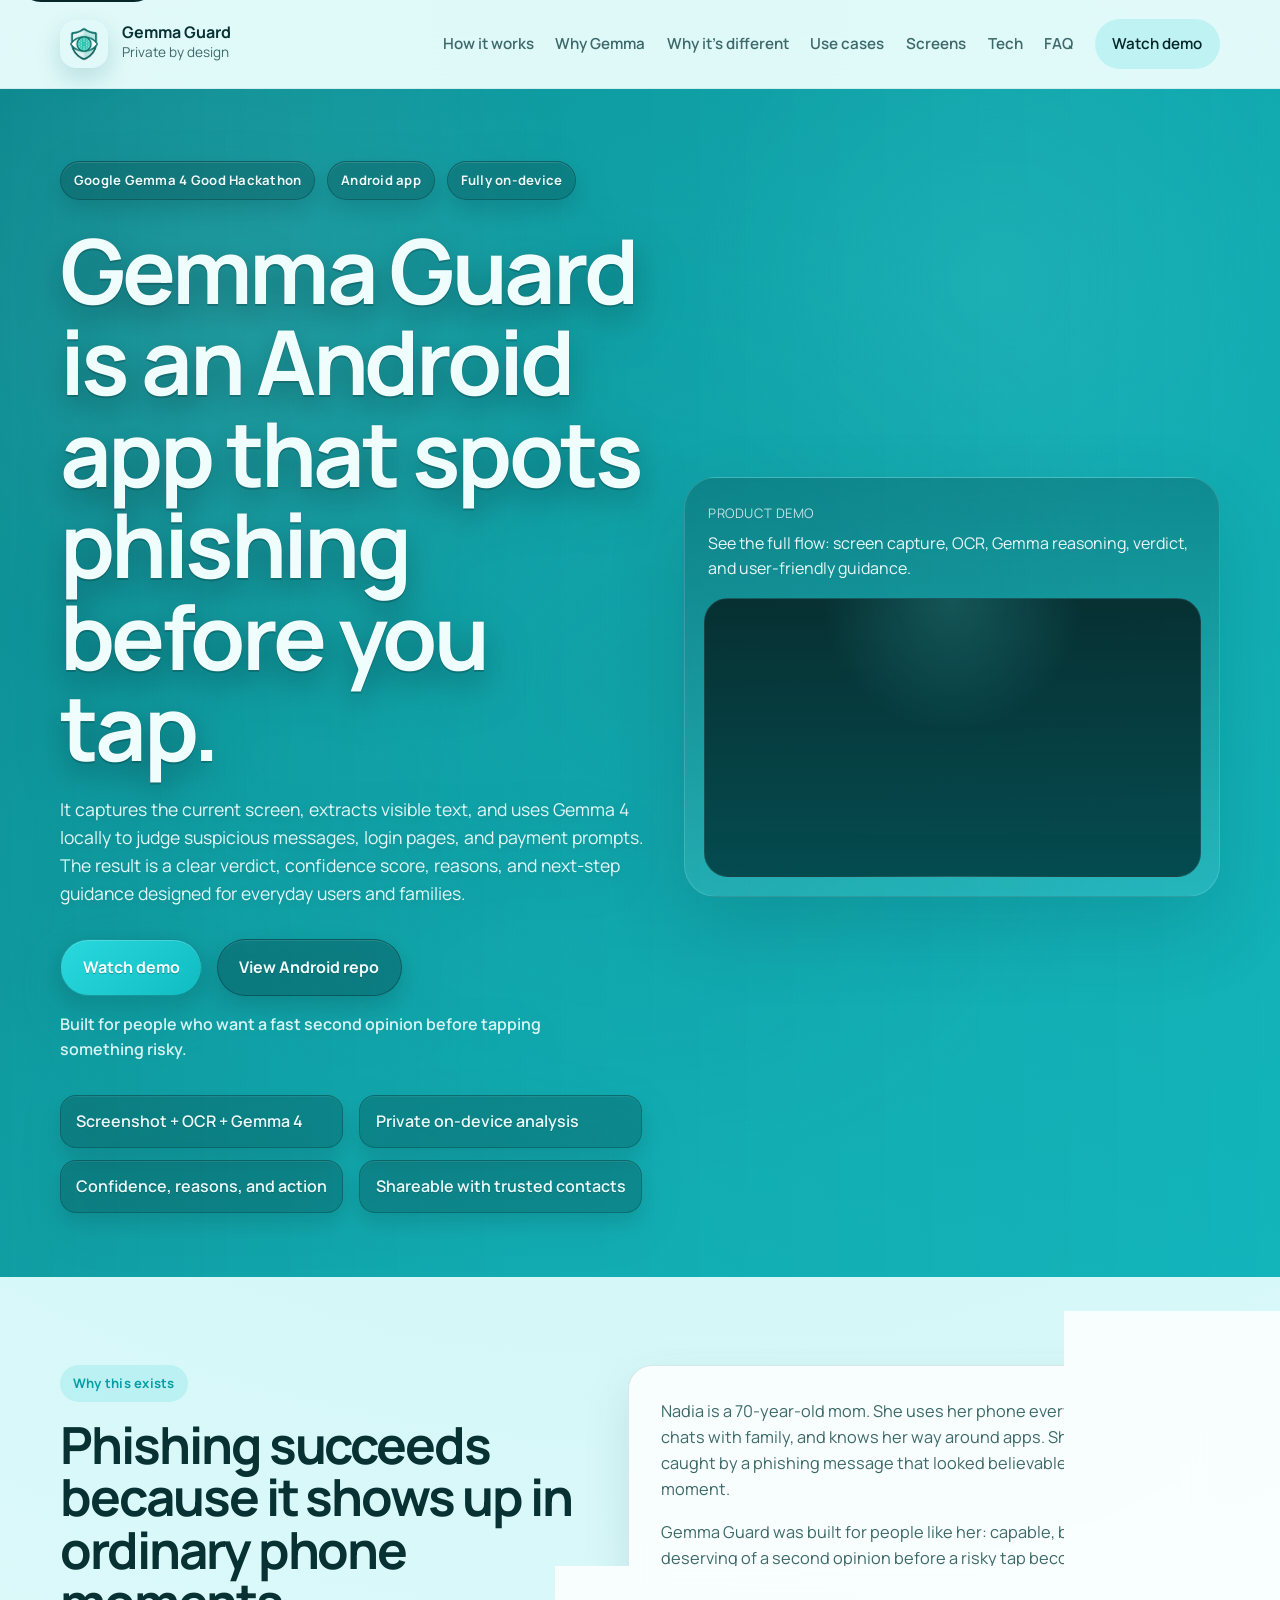
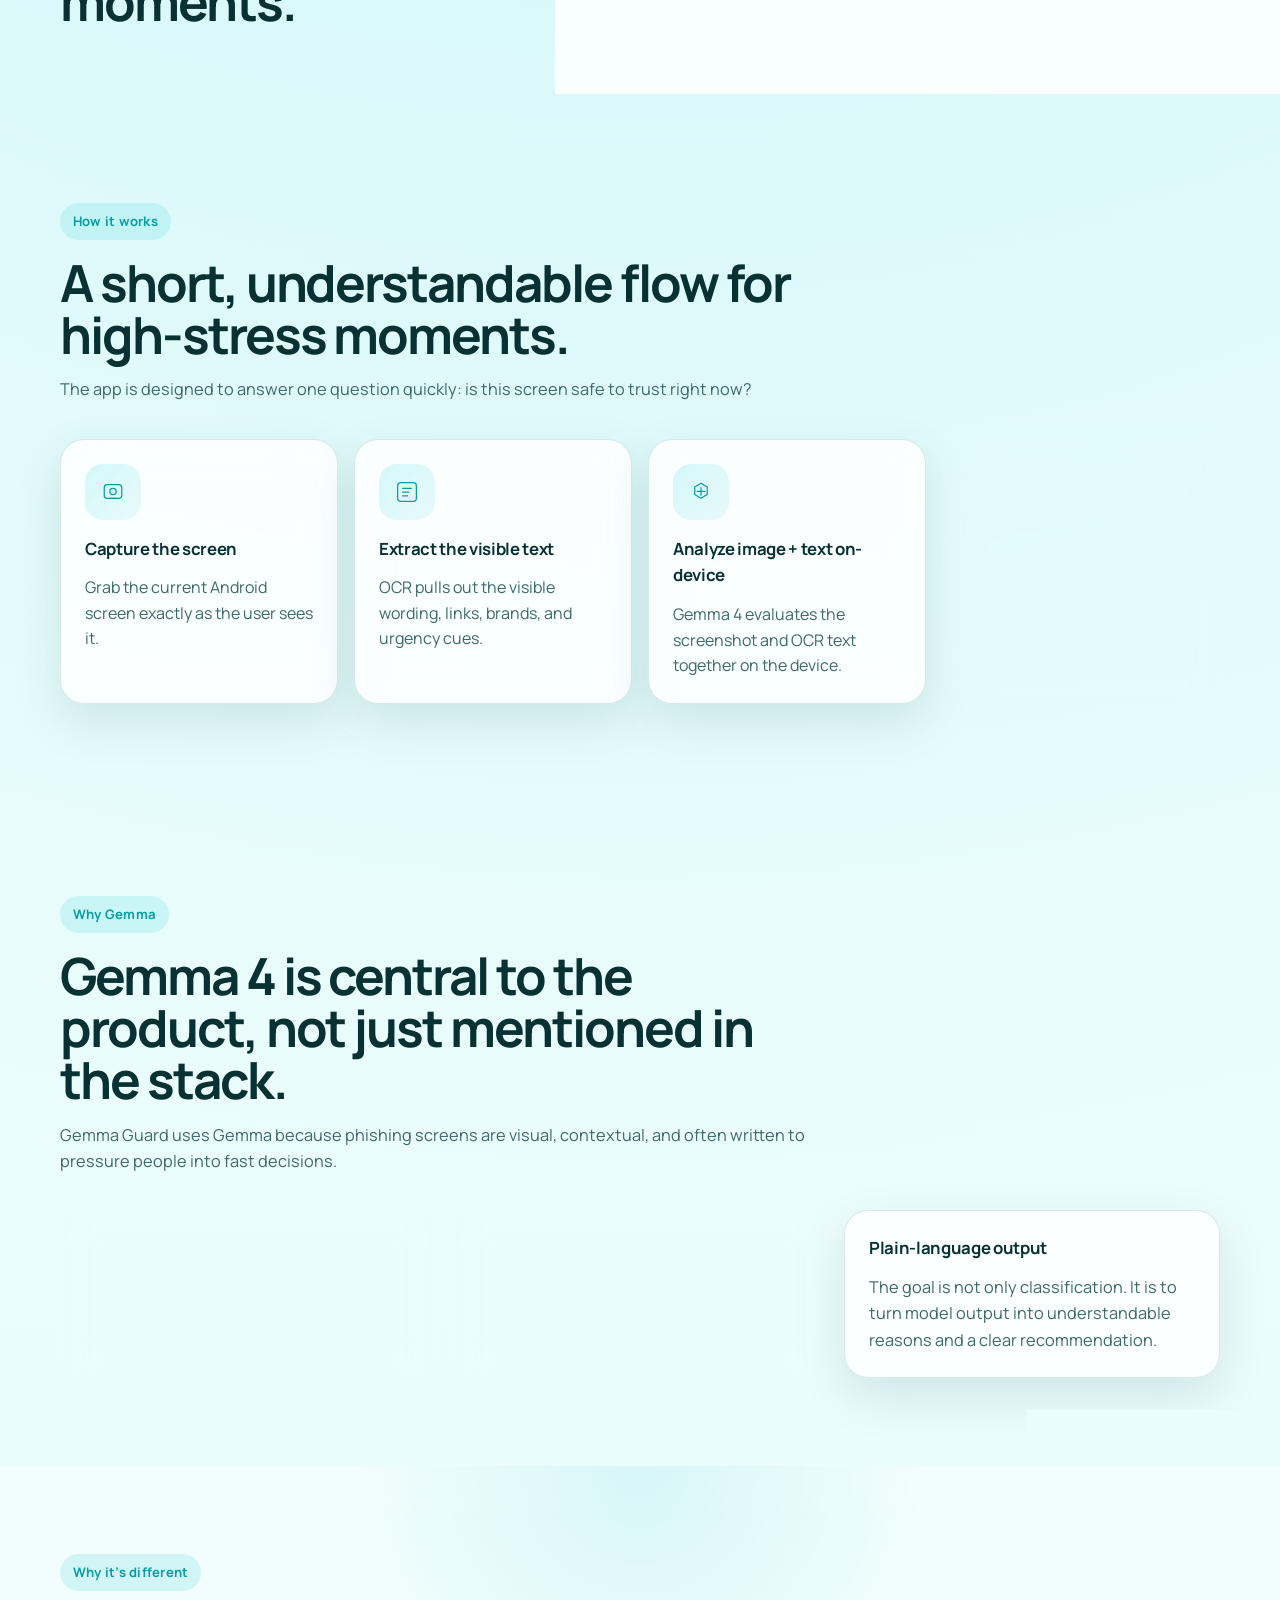
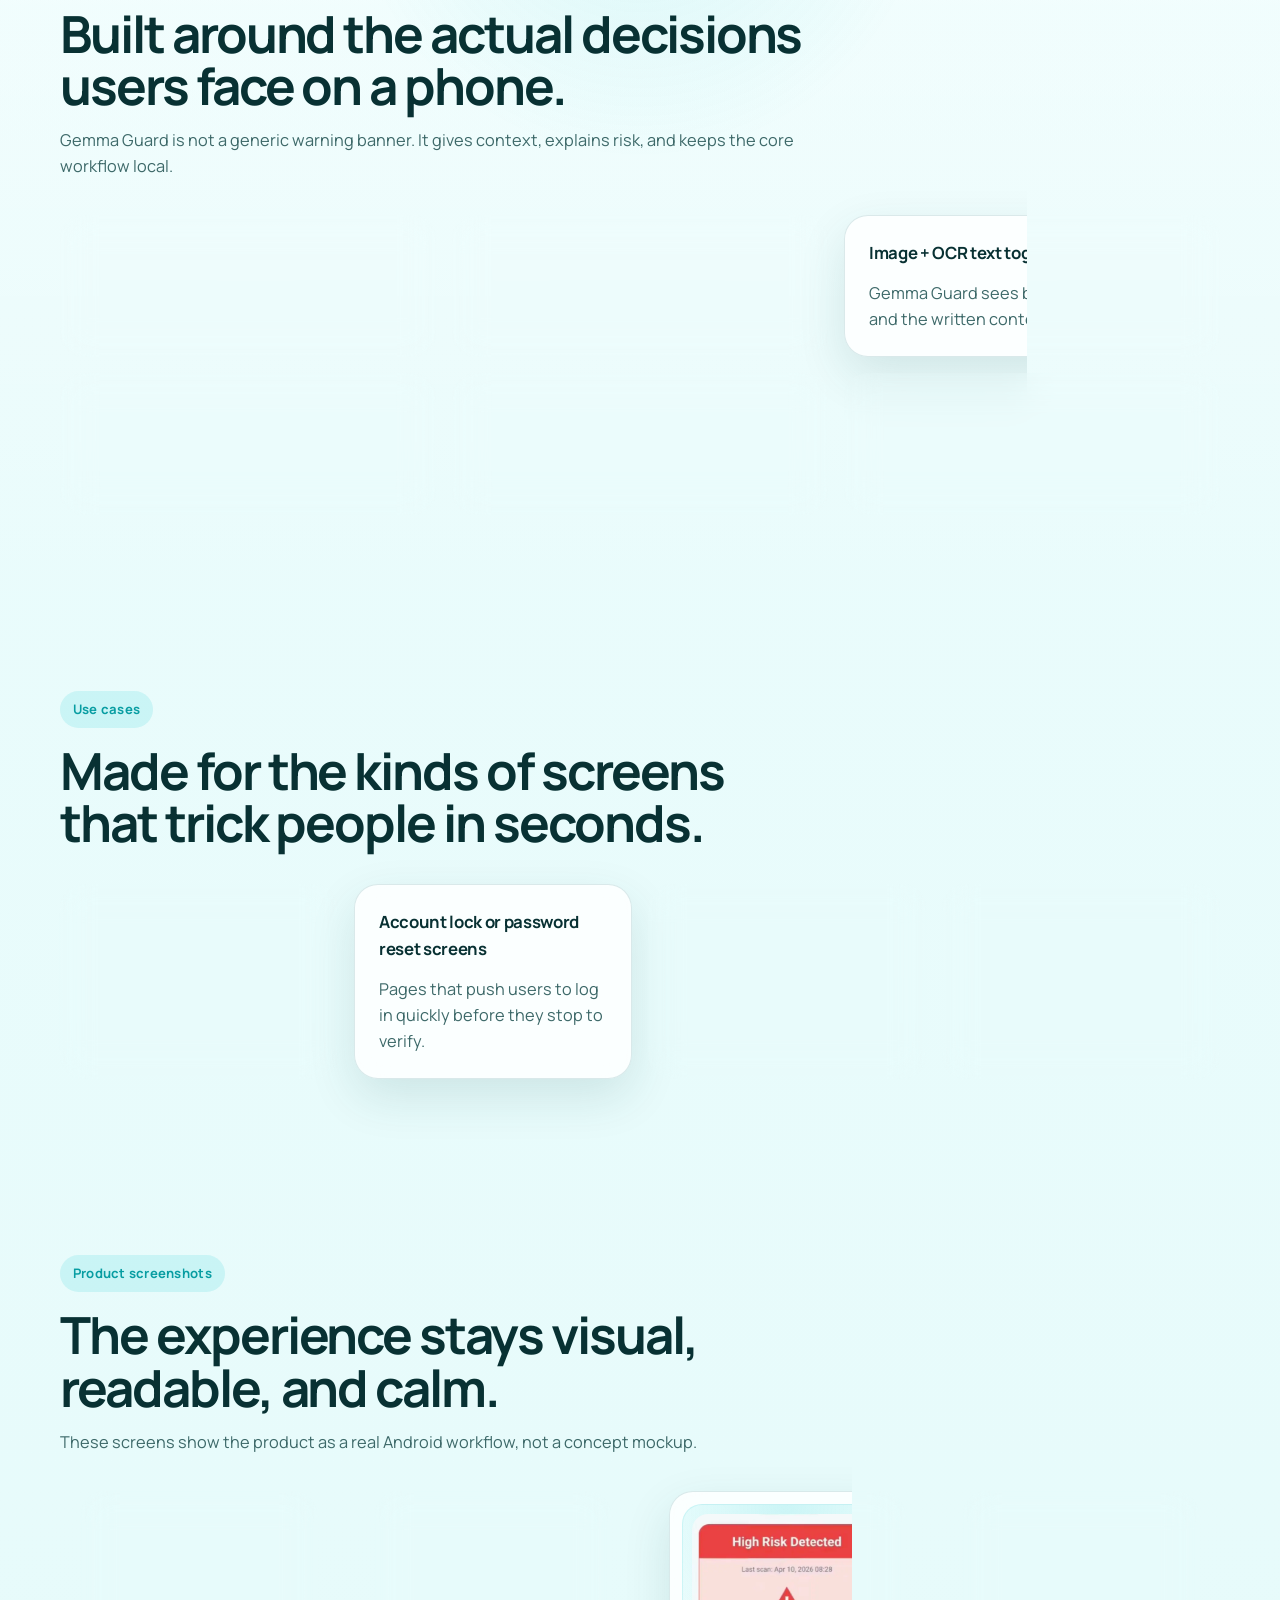
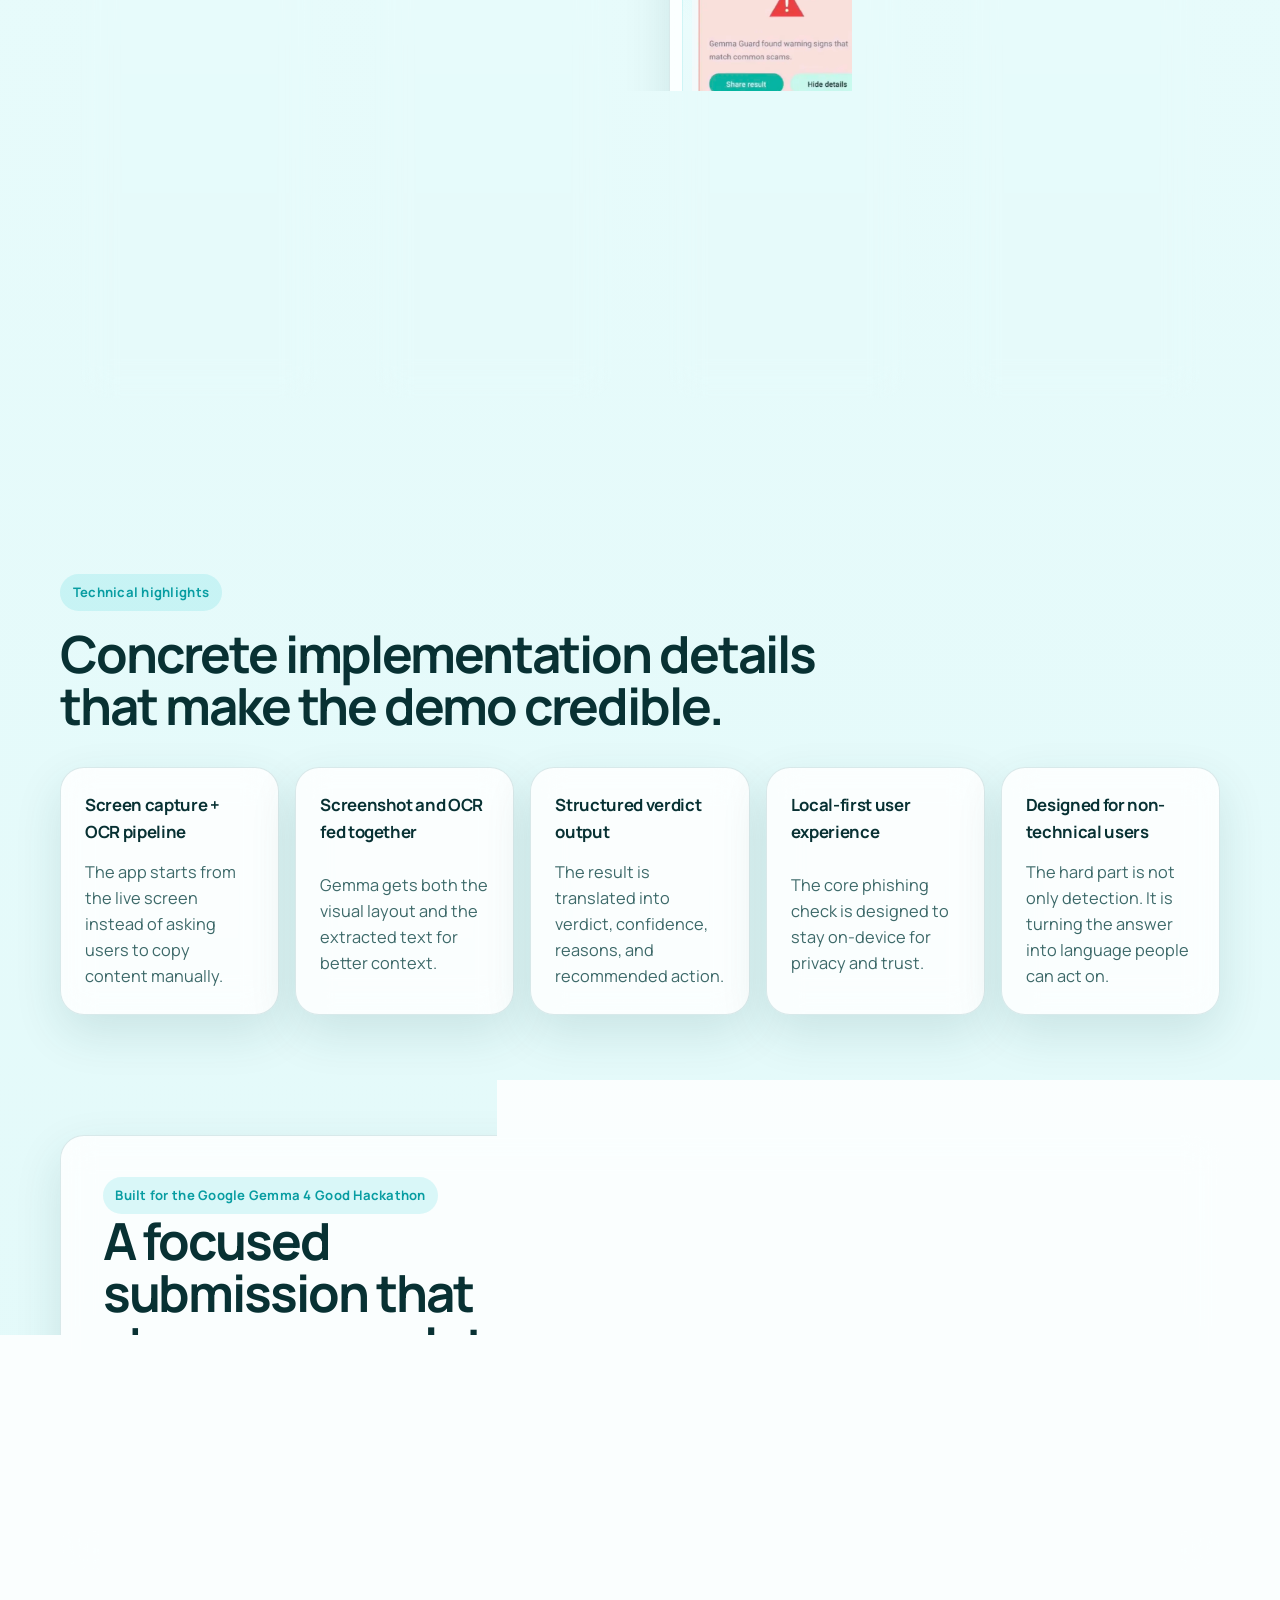
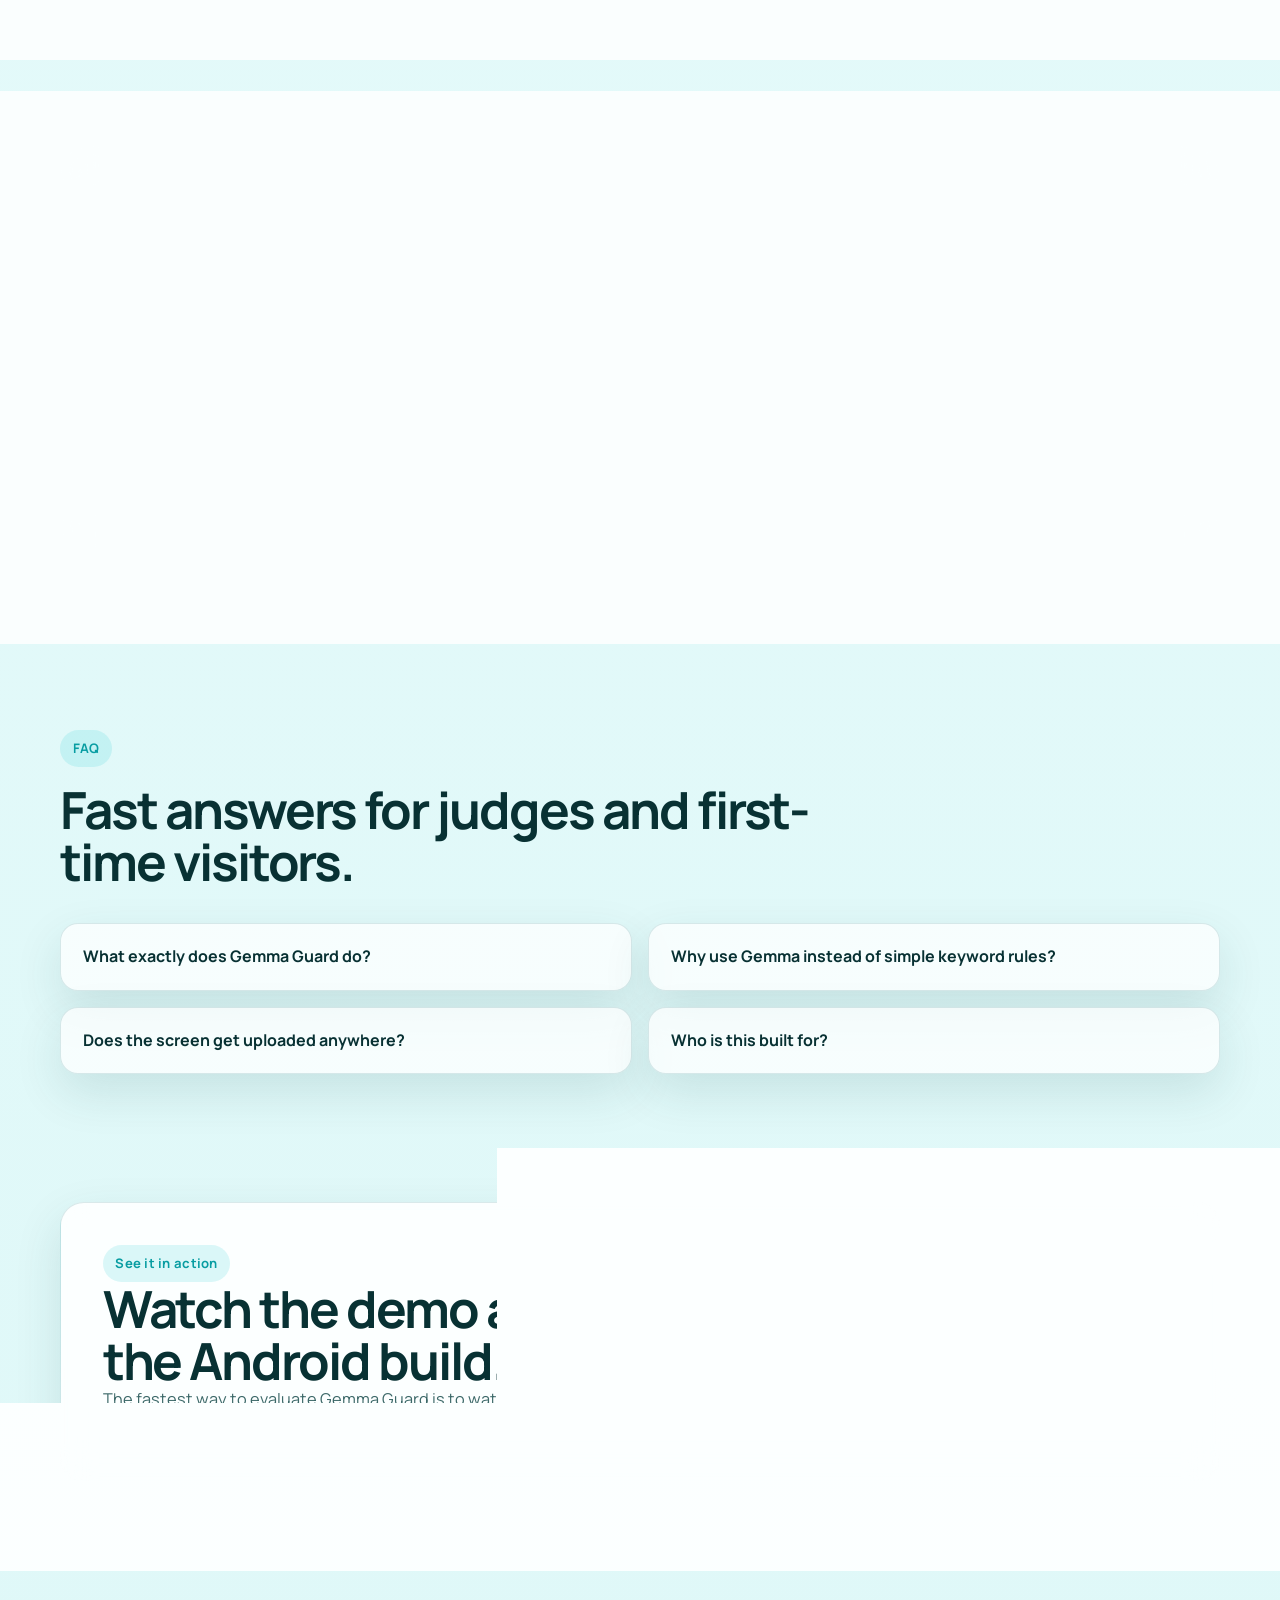
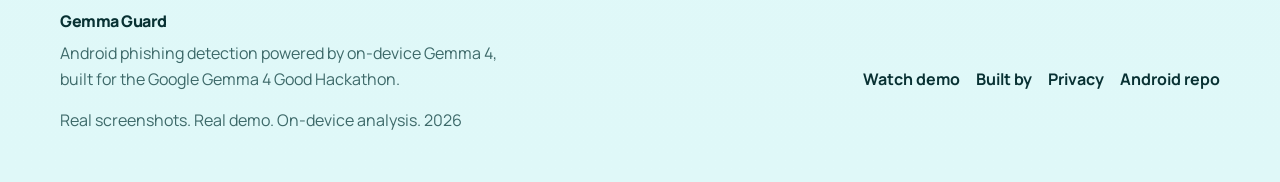
<file: index.html>
<!DOCTYPE html>
<html lang="en">
  <head>
    <!-- Google tag (gtag.js) -->
    <script async src="https://www.googletagmanager.com/gtag/js?id=G-VLH4DMEYZT"></script>
    <script>
      window.dataLayer = window.dataLayer || [];
      function gtag(){dataLayer.push(arguments);}
      gtag('js', new Date());

      gtag('config', 'G-VLH4DMEYZT');
    </script>

    <meta charset="utf-8" />
    <meta name="viewport" content="width=device-width, initial-scale=1" />
    <title>Gemma Guard — Android phishing detection with on-device Gemma 4</title>
    <meta
      name="description"
      content="Gemma Guard is an Android app that captures the current screen, runs OCR, and uses Gemma 4 on-device to spot phishing before users tap. Private by design, explainable, and built for the Google Gemma 4 Good Hackathon."
    />
    <meta name="theme-color" content="#0b6768" />
    <meta name="robots" content="index,follow" />
    <link rel="canonical" href="https://gemmaguard.org/" />

    <meta property="og:type" content="website" />
    <meta property="og:site_name" content="Gemma Guard" />
    <meta property="og:title" content="Gemma Guard — Android phishing detection with on-device Gemma 4" />
    <meta
      property="og:description"
      content="An Android phishing-defense app that uses Gemma 4 locally on the device to analyze the current screen, explain risk, and recommend the safest next step."
    />
    <meta property="og:image" content="https://gemmaguard.org/assets/og-image.jpg" />
    <meta property="og:image:alt" content="Gemma Guard Android phishing detection demo preview" />
    <meta property="og:url" content="https://gemmaguard.org/" />

    <meta name="twitter:card" content="summary_large_image" />
    <meta name="twitter:title" content="Gemma Guard — Android phishing detection with on-device Gemma 4" />
    <meta
      name="twitter:description"
      content="Gemma Guard captures the current screen, runs OCR, and uses Gemma 4 locally to flag phishing attempts before users tap."
    />
    <meta name="twitter:image" content="https://gemmaguard.org/assets/og-image.jpg" />
    <meta name="twitter:image:alt" content="Gemma Guard Android phishing detection demo preview" />

    <link rel="icon" href="assets/favicon-gemma.ico" sizes="any" />
    <link rel="preload" as="image" href="assets/gemma-guard-logo-removebg.png" />
    <link rel="preconnect" href="https://fonts.googleapis.com" />
    <link rel="preconnect" href="https://fonts.gstatic.com" crossorigin />
    <link
      href="https://fonts.googleapis.com/css2?family=Manrope:wght@400;500;600;700;800&amp;display=swap"
      rel="stylesheet"
    />
    <link rel="stylesheet" href="styles.css" />
  </head>
  <body>
    <a class="skip-link" href="#main">Skip to content</a>

    <header class="site-header" id="top">
      <div class="container header-inner">
        <a class="brand" href="#top" aria-label="Gemma Guard home">
          <img
            class="brand-mark"
            src="assets/gemma-guard-logo-removebg.png"
            alt="Gemma Guard logo"
            width="48"
            height="48"
          />
          <span class="brand-text">
            <strong>Gemma Guard</strong>
            <span>Private by design</span>
          </span>
        </a>

        <button
          class="menu-toggle"
          type="button"
          aria-expanded="false"
          aria-controls="site-nav"
          aria-label="Open navigation menu"
          data-menu-toggle
        >
          <span></span>
          <span></span>
        </button>

        <nav class="site-nav" id="site-nav" aria-label="Primary navigation" data-site-nav>
          <a href="#how-it-works">How it works</a>
          <a href="#why-gemma">Why Gemma</a>
          <a href="#difference">Why it’s different</a>
          <a href="#use-cases">Use cases</a>
          <a href="#screenshots">Screens</a>
          <a href="#features">Tech</a>
          <a href="#faq">FAQ</a>
          <a class="nav-link-cta" href="#demo">Watch demo</a>
        </nav>
      </div>
    </header>

    <main id="main">
      <section class="hero-section">
        <div class="hero-backdrop" aria-hidden="true"></div>
        <div class="container hero-grid">
          <div class="hero-copy">
            <div class="eyebrow-row">
              <span class="eyebrow-badge">Google Gemma 4 Good Hackathon</span>
              <span class="eyebrow-badge">Android app</span>
              <span class="eyebrow-badge">Fully on-device</span>
            </div>

            <h1>Gemma Guard is an Android app that spots phishing before you tap.</h1>
            <p class="hero-subheadline">
              It captures the current screen, extracts visible text, and uses Gemma 4
              locally to judge suspicious messages, login pages, and payment prompts. The
              result is a clear verdict, confidence score, reasons, and next-step guidance
              designed for everyday users and families.
            </p>

            <div class="hero-actions">
              <a class="button button-primary" href="#demo">Watch demo</a>
              <a
                class="button button-secondary"
                href="https://github.com/GemmaGuard/gemma-guard-android"
                target="_blank"
                rel="noopener noreferrer"
              >
                View Android repo
              </a>
            </div>
            <p class="hero-note">
              Built for people who want a fast second opinion before tapping something risky.
            </p>

            <ul class="proof-points" aria-label="Key product points">
              <li>Screenshot + OCR + Gemma 4</li>
              <li>Private on-device analysis</li>
              <li>Confidence, reasons, and action</li>
              <li>Shareable with trusted contacts</li>
            </ul>
          </div>

          <div class="hero-media" id="demo">
            <div class="video-shell">
              <div class="video-meta">
                <p class="video-label">Product demo</p>
                <p class="video-caption">
                  See the full flow: screen capture, OCR, Gemma reasoning, verdict, and
                  user-friendly guidance.
                </p>
              </div>

              <div class="video-frame">
                <iframe
                  src="https://www.youtube-nocookie.com/embed/i7s5aJ-T4ZY?rel=0&amp;modestbranding=1"
                  title="Gemma Guard YouTube demo"
                  loading="lazy"
                  allow="accelerometer; autoplay; clipboard-write; encrypted-media; gyroscope; picture-in-picture; web-share"
                  allowfullscreen
                  referrerpolicy="strict-origin-when-cross-origin"
                ></iframe>
              </div>
            </div>
          </div>
        </div>
      </section>

      <section class="story-section section-pad" id="story">
        <div class="container two-column">
          <div class="section-heading">
            <span class="section-label">Why this exists</span>
            <h2>Phishing succeeds because it shows up in ordinary phone moments.</h2>
          </div>
          <div class="story-card">
            <p>
              Nadia is a 70-year-old mom. She uses her phone every day, pays bills, chats
              with family, and knows her way around apps. She still got caught by a
              phishing message that looked believable enough in the moment.
            </p>
            <p>
              Gemma Guard was built for people like her: capable, busy, and deserving of
              a second opinion before a risky tap becomes a real loss.
            </p>
          </div>
        </div>
      </section>

      <section class="section-pad" id="how-it-works">
        <div class="container">
          <div class="section-heading section-heading-wide">
            <span class="section-label">How it works</span>
            <h2>A short, understandable flow for high-stress moments.</h2>
            <p>
              The app is designed to answer one question quickly: is this screen safe to
              trust right now?
            </p>
          </div>

          <ol class="steps-grid">
            <li class="step-card">
              <div class="step-icon" aria-hidden="true">
                <svg viewBox="0 0 48 48" role="presentation">
                  <rect x="10" y="12" width="28" height="22" rx="5"></rect>
                  <circle cx="24" cy="23" r="5"></circle>
                  <path d="M19 34h10"></path>
                </svg>
              </div>
              <h3>Capture the screen</h3>
              <p>Grab the current Android screen exactly as the user sees it.</p>
            </li>
            <li class="step-card">
              <div class="step-icon" aria-hidden="true">
                <svg viewBox="0 0 48 48" role="presentation">
                  <rect x="9" y="9" width="30" height="30" rx="5"></rect>
                  <path d="M17 18h14M17 24h10M17 30h8"></path>
                </svg>
              </div>
              <h3>Extract the visible text</h3>
              <p>OCR pulls out the visible wording, links, brands, and urgency cues.</p>
            </li>
            <li class="step-card">
              <div class="step-icon" aria-hidden="true">
                <svg viewBox="0 0 48 48" role="presentation">
                  <path d="M24 10l10 6v12l-10 6-10-6V16z"></path>
                  <path d="M18 23h12M24 17v12"></path>
                </svg>
              </div>
              <h3>Analyze image + text on-device</h3>
              <p>Gemma 4 evaluates the screenshot and OCR text together on the device.</p>
            </li>
            <li class="step-card">
              <div class="step-icon" aria-hidden="true">
                <svg viewBox="0 0 48 48" role="presentation">
                  <path d="M24 8l14 7v9c0 8-6 13-14 16-8-3-14-8-14-16v-9z"></path>
                  <path d="M18 24l4 4 8-8"></path>
                </svg>
              </div>
              <h3>Get a clear verdict</h3>
              <p>Show verdict, confidence, reasons, and the safest next action to take.</p>
            </li>
          </ol>
        </div>
      </section>

      <section class="section-pad" id="why-gemma">
        <div class="container">
          <div class="section-heading section-heading-wide">
            <span class="section-label">Why Gemma</span>
            <h2>Gemma 4 is central to the product, not just mentioned in the stack.</h2>
            <p>
              Gemma Guard uses Gemma because phishing screens are visual, contextual, and
              often written to pressure people into fast decisions.
            </p>
          </div>

          <div class="why-grid">
            <article class="feature-card feature-card-emphasis">
              <h3>Multimodal fit</h3>
              <p>
                The app needs a model that can reason over both the screenshot and the
                extracted text, not just one or the other.
              </p>
            </article>
            <article class="feature-card">
              <h3>Edge-friendly deployment</h3>
              <p>
                Gemma 4 is a strong fit for local-first Android experiences where privacy,
                latency, and offline behavior matter.
              </p>
            </article>
            <article class="feature-card">
              <h3>Plain-language output</h3>
              <p>
                The goal is not only classification. It is to turn model output into
                understandable reasons and a clear recommendation.
              </p>
            </article>
          </div>
        </div>
      </section>

      <section class="section-pad difference-section" id="difference">
        <div class="container">
          <div class="section-heading section-heading-wide">
            <span class="section-label">Why it’s different</span>
            <h2>Built around the actual decisions users face on a phone.</h2>
            <p>
              Gemma Guard is not a generic warning banner. It gives context, explains risk,
              and keeps the core workflow local.
            </p>
          </div>

          <div class="difference-grid">
            <article class="feature-card feature-card-emphasis">
              <h3>Works fully on-device</h3>
              <p>
                Screenshot analysis, OCR review, and reasoning happen locally with Gemma 4.
              </p>
            </article>
            <article class="feature-card">
              <h3>No cloud. No data leaves the phone.</h3>
              <p>Private messages and sensitive screens stay where they belong.</p>
            </article>
            <article class="feature-card">
              <h3>Image + OCR text together</h3>
              <p>Gemma Guard sees both the visual design and the written content.</p>
            </article>
            <article class="feature-card">
              <h3>Confidence score and reasons</h3>
              <p>Users get more than a warning. They get context they can understand.</p>
            </article>
            <article class="feature-card">
              <h3>Built for non-technical users</h3>
              <p>Short guidance, clear language, and simple next-step recommendations.</p>
            </article>
            <article class="feature-card">
              <h3>Share results with trusted contacts</h3>
              <p>Bring family into the loop when an extra opinion matters most.</p>
            </article>
          </div>
        </div>
      </section>

      <section class="section-pad" id="use-cases">
        <div class="container">
          <div class="section-heading section-heading-wide">
            <span class="section-label">Use cases</span>
            <h2>Made for the kinds of screens that trick people in seconds.</h2>
          </div>

          <div class="use-cases-grid">
            <article class="highlight-card">
              <h3>Fake banking or payment prompts</h3>
              <p>Urgent money requests, payment confirmations, and bank warnings.</p>
            </article>
            <article class="highlight-card">
              <h3>Account lock or password reset screens</h3>
              <p>Pages that push users to log in quickly before they stop to verify.</p>
            </article>
            <article class="highlight-card">
              <h3>Delivery, refund, or package scams</h3>
              <p>Everyday messages that look harmless enough to tap without thinking.</p>
            </article>
            <article class="highlight-card">
              <h3>Family safety check-ins</h3>
              <p>Results can be shared with a trusted contact when a second opinion helps.</p>
            </article>
          </div>
        </div>
      </section>

      <section class="section-pad" id="screenshots">
        <div class="container">
          <div class="section-heading section-heading-wide">
            <span class="section-label">Product screenshots</span>
            <h2>The experience stays visual, readable, and calm.</h2>
            <p>These screens show the product as a real Android workflow, not a concept mockup.</p>
          </div>

          <div class="gallery-strip" data-gallery-strip>
            <div class="gallery-grid" data-gallery>
              <figure class="shot-card">
                <div class="shot-frame">
                  <img
                    src="assets/screenshots/main-screen.webp"
                    alt="Gemma Guard main screen"
                    loading="lazy"
                  />
                </div>
                <figcaption>Main screen</figcaption>
              </figure>
              <figure class="shot-card">
                <div class="shot-frame shot-frame-warning">
                  <img
                    src="assets/screenshots/warning-result.webp"
                    alt="Gemma Guard warning result"
                    loading="lazy"
                  />
                </div>
                <figcaption>Warning result</figcaption>
              </figure>
              <figure class="shot-card">
                <div class="shot-frame">
                  <img
                    src="assets/screenshots/details-screen.webp"
                    alt="Gemma Guard details screen"
                    loading="lazy"
                  />
                </div>
                <figcaption>Details screen</figcaption>
              </figure>
              <figure class="shot-card">
                <div class="shot-frame">
                  <img
                    src="assets/screenshots/share-preview.webp"
                    alt="Gemma Guard share preview"
                    loading="lazy"
                  />
                </div>
                <figcaption>Share preview</figcaption>
              </figure>
            </div>
          </div>
        </div>
      </section>

      <section class="section-pad highlights-section" id="features">
        <div class="container">
          <div class="section-heading section-heading-wide">
            <span class="section-label">Technical highlights</span>
            <h2>Concrete implementation details that make the demo credible.</h2>
          </div>

          <div class="highlights-grid">
            <article class="highlight-card">
              <h3>Screen capture + OCR pipeline</h3>
              <p>The app starts from the live screen instead of asking users to copy content manually.</p>
            </article>
            <article class="highlight-card">
              <h3>Screenshot and OCR fed together</h3>
              <p>Gemma gets both the visual layout and the extracted text for better context.</p>
            </article>
            <article class="highlight-card">
              <h3>Structured verdict output</h3>
              <p>The result is translated into verdict, confidence, reasons, and recommended action.</p>
            </article>
            <article class="highlight-card">
              <h3>Local-first user experience</h3>
              <p>The core phishing check is designed to stay on-device for privacy and trust.</p>
            </article>
            <article class="highlight-card">
              <h3>Designed for non-technical users</h3>
              <p>The hard part is not only detection. It is turning the answer into language people can act on.</p>
            </article>
          </div>
        </div>
      </section>

      <section class="section-pad hackathon-section" id="hackathon">
        <div class="container secondary-panel">
          <div>
            <span class="section-label">Built for the Google Gemma 4 Good Hackathon</span>
            <h2>A focused submission that shows a complete product loop, not just a model demo.</h2>
          </div>
          <div class="hackathon-copy">
            <p>
              Gemma Guard was built for the Google Gemma 4 Good Hackathon as a
              privacy-first Android app that shows how Gemma can be used in a real mobile
              safety workflow: capture a risky screen, reason locally, explain the result,
              and help the user act safely.
            </p>
            <ul class="hackathon-points">
              <li>Solves a real consumer phishing problem with a clear audience.</li>
              <li>Uses Gemma 4 in a visible, product-critical way.</li>
              <li>Connects model output to a simple Android UX for everyday users.</li>
            </ul>
            <a class="button button-secondary" target="_blank" rel="noopener noreferrer" data-kaggle-link>
              Read Kaggle write-up
            </a>
          </div>
        </div>
      </section>

      <section class="section-pad team-section" id="team">
        <div class="container secondary-panel">
          <div>
            <span class="section-label">Built by</span>
            <h2>Two builders, one specific person in mind.</h2>
          </div>
          <div class="hackathon-copy">
            <p>
              Gemma Guard was built by Milana Kerbel and Pavel Kerbel for the
              Google Gemma 4 Good Hackathon. The mom at the top of this page is
              not a composite persona — she is Milana’s mother. She was scammed
              by a phishing message last year, and this is the app she should
              have had on her phone that day.
            </p>
            <ul class="hackathon-points">
              <li>
                <a href="https://www.linkedin.com/in/milana-kerbel-a8aba520/" target="_blank" rel="noopener noreferrer">
                  Milana Kerbel
                </a>
              </li>
              <li>
                <a href="https://www.linkedin.com/in/kerbelp/" target="_blank" rel="noopener noreferrer">
                  Pavel Kerbel
                </a>
              </li>
            </ul>
            <p class="team-contact">
              Contact: <a href="mailto:hello@gemmaguard.org">hello@gemmaguard.org</a>
            </p>
          </div>
        </div>
      </section>

      <section class="section-pad faq-section" id="faq">
        <div class="container">
          <div class="section-heading section-heading-wide">
            <span class="section-label">FAQ</span>
            <h2>Fast answers for judges and first-time visitors.</h2>
          </div>

          <div class="faq-grid">
            <details class="faq-item">
              <summary>What exactly does Gemma Guard do?</summary>
              <p>
                It captures the current Android screen, extracts visible text with OCR, and
                uses Gemma 4 locally to determine whether the content looks like phishing.
              </p>
            </details>
            <details class="faq-item">
              <summary>Why use Gemma instead of simple keyword rules?</summary>
              <p>
                Phishing is often about context and visual deception. Gemma helps the app
                reason over the layout, wording, and overall screen together.
              </p>
            </details>
            <details class="faq-item">
              <summary>Does the screen get uploaded anywhere?</summary>
              <p>
                The core experience is designed to run on-device, so private messages and
                sensitive screens do not need to leave the phone for analysis.
              </p>
            </details>
            <details class="faq-item">
              <summary>Who is this built for?</summary>
              <p>
                Everyday Android users, including older adults and families, who want a
                quick second opinion before tapping a suspicious screen.
              </p>
            </details>
          </div>
        </div>
      </section>

      <section class="section-pad final-cta-section">
        <div class="container final-cta-card">
          <div>
            <span class="section-label">See it in action</span>
            <h2>Watch the demo and inspect the Android build.</h2>
            <p>
              The fastest way to evaluate Gemma Guard is to watch the product flow, then
              look at the Android implementation behind it.
            </p>
          </div>
          <div class="final-cta-actions">
            <a class="button button-primary" href="#demo">Watch demo</a>
            <a
              class="button button-secondary"
              href="https://github.com/GemmaGuard/gemma-guard-android"
              target="_blank"
              rel="noopener noreferrer"
            >
              View Android repo
            </a>
          </div>
        </div>
      </section>
    </main>

    <footer class="site-footer">
      <div class="container footer-inner">
        <div>
          <p class="footer-brand">Gemma Guard</p>
          <p class="footer-copy">
            Android phishing detection powered by on-device Gemma 4, built for the Google
            Gemma 4 Good Hackathon.
          </p>
        </div>
        <div class="footer-links">
          <a href="#demo">Watch demo</a>
          <a href="#team">Built by</a>
          <a href="/privacy.html">Privacy</a>
          <a href="https://github.com/GemmaGuard/gemma-guard-android" target="_blank" rel="noopener noreferrer">
            Android repo
          </a>
          <a target="_blank" rel="noopener noreferrer" data-kaggle-link>
            Kaggle write-up
          </a>
        </div>
        <p class="footer-note">
          Real screenshots. Real demo. On-device analysis. <span id="current-year"></span>
        </p>
      </div>
    </footer>

    <script src="script.js"></script>
  </body>
</html>
</file>
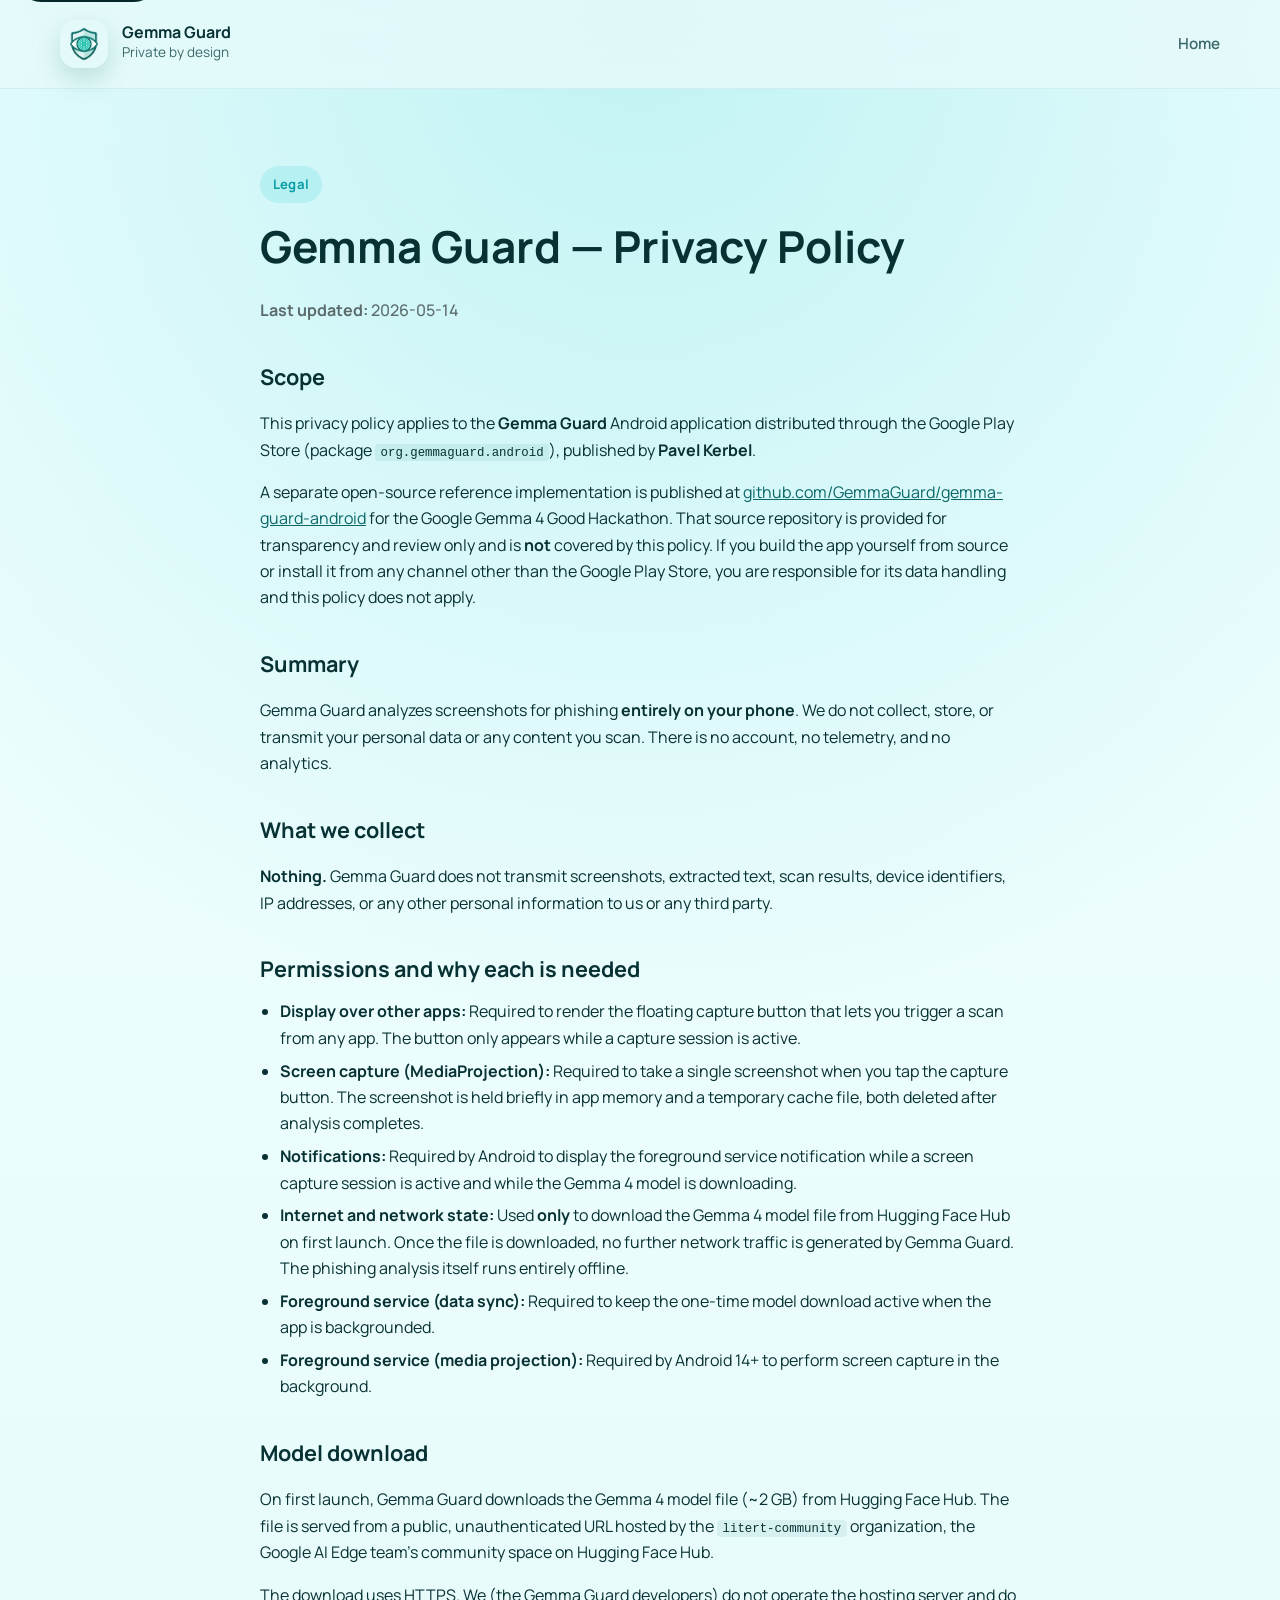
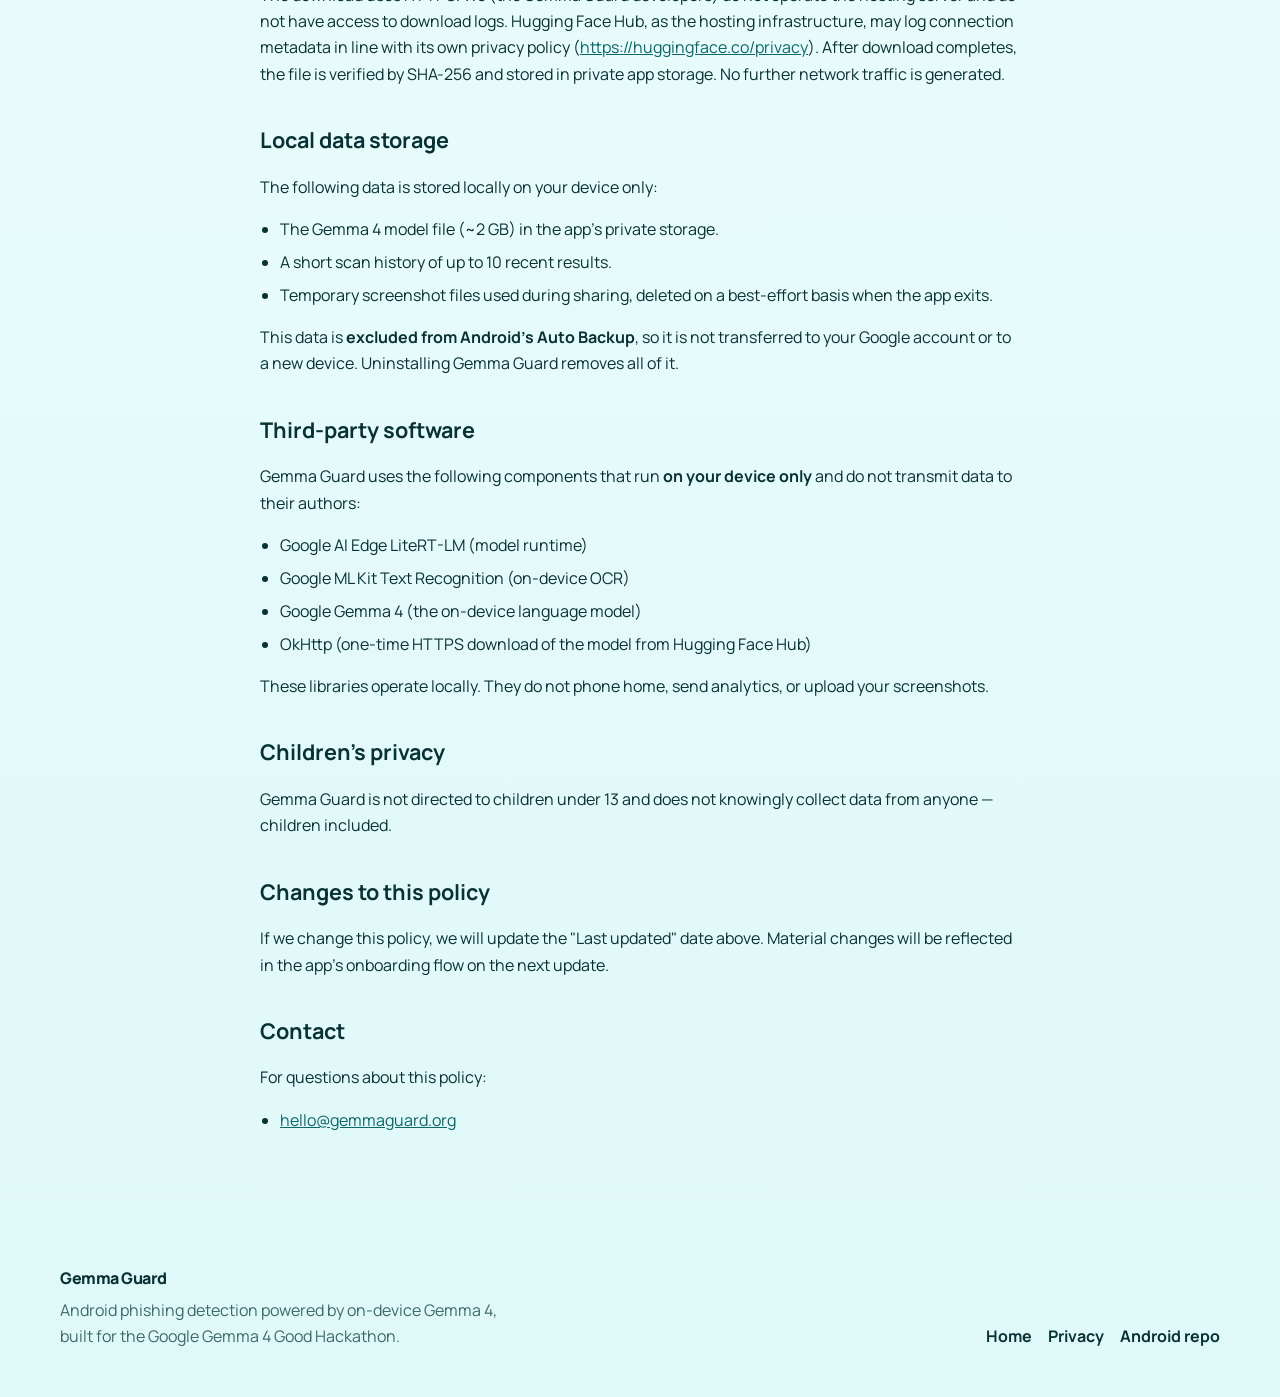
<file: privacy.html>
<!DOCTYPE html>
<html lang="en">
  <head>
    <!-- Google tag (gtag.js) -->
    <script async src="https://www.googletagmanager.com/gtag/js?id=G-VLH4DMEYZT"></script>
    <script>
      window.dataLayer = window.dataLayer || [];
      function gtag(){dataLayer.push(arguments);}
      gtag('js', new Date());

      gtag('config', 'G-VLH4DMEYZT');
    </script>

    <meta charset="utf-8" />
    <meta name="viewport" content="width=device-width, initial-scale=1" />
    <title>Privacy Policy — Gemma Guard</title>
    <meta
      name="description"
      content="Gemma Guard privacy policy. The app analyzes screenshots for phishing entirely on your phone. No accounts, no telemetry, no analytics."
    />
    <meta name="theme-color" content="#0b6768" />
    <meta name="robots" content="index,follow" />
    <link rel="canonical" href="https://gemmaguard.org/privacy.html" />

    <meta property="og:type" content="article" />
    <meta property="og:site_name" content="Gemma Guard" />
    <meta property="og:title" content="Privacy Policy — Gemma Guard" />
    <meta
      property="og:description"
      content="Gemma Guard analyzes screenshots for phishing entirely on your phone. No data collection, no telemetry."
    />
    <meta property="og:url" content="https://gemmaguard.org/privacy.html" />

    <link rel="icon" href="assets/favicon-gemma.ico" sizes="any" />
    <link rel="preconnect" href="https://fonts.googleapis.com" />
    <link rel="preconnect" href="https://fonts.gstatic.com" crossorigin />
    <link
      href="https://fonts.googleapis.com/css2?family=Manrope:wght@400;500;600;700;800&amp;display=swap"
      rel="stylesheet"
    />
    <link rel="stylesheet" href="styles.css" />
    <style>
      .legal-page {
        padding: clamp(3rem, 6vw, 5rem) 0;
      }
      .legal-page .container {
        max-width: 760px;
      }
      .legal-page h1 {
        font-size: clamp(2rem, 4vw, 2.75rem);
        margin: 0.5rem 0 1rem;
      }
      .legal-page .updated {
        color: var(--muted, #5b6b6b);
        font-weight: 500;
        margin-bottom: 2rem;
      }
      .legal-page h2 {
        margin-top: 2.25rem;
        margin-bottom: 0.75rem;
        font-size: 1.35rem;
      }
      .legal-page p,
      .legal-page li {
        line-height: 1.65;
        color: var(--text, #1a2a2a);
      }
      .legal-page ul {
        padding-left: 1.25rem;
        margin: 0.5rem 0 1rem;
      }
      .legal-page li + li {
        margin-top: 0.4rem;
      }
      .legal-page a {
        color: var(--brand, #0b6768);
      }
      .legal-page code {
        background: rgba(11, 103, 104, 0.08);
        padding: 0.1rem 0.35rem;
        border-radius: 4px;
        font-size: 0.95em;
      }
    </style>
  </head>
  <body>
    <a class="skip-link" href="#main">Skip to content</a>

    <header class="site-header" id="top">
      <div class="container header-inner">
        <a class="brand" href="/" aria-label="Gemma Guard home">
          <img
            class="brand-mark"
            src="assets/gemma-guard-logo-removebg.png"
            alt="Gemma Guard logo"
            width="48"
            height="48"
          />
          <span class="brand-text">
            <strong>Gemma Guard</strong>
            <span>Private by design</span>
          </span>
        </a>
        <nav class="site-nav" aria-label="Primary navigation">
          <a href="/">Home</a>
        </nav>
      </div>
    </header>

    <main id="main" class="legal-page">
      <div class="container">
        <span class="section-label">Legal</span>
        <h1>Gemma Guard — Privacy Policy</h1>
        <p class="updated"><strong>Last updated:</strong> 2026-05-14</p>

        <h2>Scope</h2>
        <p>
          This privacy policy applies to the <strong>Gemma Guard</strong>
          Android application distributed through the Google Play Store
          (package <code>org.gemmaguard.android</code>), published by
          <strong>Pavel Kerbel</strong>.
        </p>
        <p>
          A separate open-source reference implementation is published at
          <a href="https://github.com/GemmaGuard/gemma-guard-android" target="_blank" rel="noopener noreferrer">github.com/GemmaGuard/gemma-guard-android</a>
          for the Google Gemma 4 Good Hackathon. That source repository is
          provided for transparency and review only and is <strong>not</strong>
          covered by this policy. If you build the app yourself from source or
          install it from any channel other than the Google Play Store, you
          are responsible for its data handling and this policy does not
          apply.
        </p>

        <h2>Summary</h2>
        <p>
          Gemma Guard analyzes screenshots for phishing
          <strong>entirely on your phone</strong>. We do not collect, store, or
          transmit your personal data or any content you scan. There is no
          account, no telemetry, and no analytics.
        </p>

        <h2>What we collect</h2>
        <p>
          <strong>Nothing.</strong> Gemma Guard does not transmit screenshots,
          extracted text, scan results, device identifiers, IP addresses, or
          any other personal information to us or any third party.
        </p>

        <h2>Permissions and why each is needed</h2>
        <ul>
          <li>
            <strong>Display over other apps:</strong> Required to render the
            floating capture button that lets you trigger a scan from any app.
            The button only appears while a capture session is active.
          </li>
          <li>
            <strong>Screen capture (MediaProjection):</strong> Required to take
            a single screenshot when you tap the capture button. The screenshot
            is held briefly in app memory and a temporary cache file, both
            deleted after analysis completes.
          </li>
          <li>
            <strong>Notifications:</strong> Required by Android to display the
            foreground service notification while a screen capture session is
            active and while the Gemma 4 model is downloading.
          </li>
          <li>
            <strong>Internet and network state:</strong> Used <strong>only</strong>
            to download the Gemma 4 model file from Hugging Face Hub on first
            launch. Once the file is downloaded, no further network traffic is
            generated by Gemma Guard. The phishing analysis itself runs
            entirely offline.
          </li>
          <li>
            <strong>Foreground service (data sync):</strong> Required to keep
            the one-time model download active when the app is backgrounded.
          </li>
          <li>
            <strong>Foreground service (media projection):</strong> Required by
            Android 14+ to perform screen capture in the background.
          </li>
        </ul>

        <h2>Model download</h2>
        <p>
          On first launch, Gemma Guard downloads the Gemma 4 model file (~2 GB)
          from Hugging Face Hub. The file is served from a public,
          unauthenticated URL hosted by the <code>litert-community</code>
          organization, the Google AI Edge team's community space on Hugging
          Face Hub.
        </p>
        <p>
          The download uses HTTPS. We (the Gemma Guard developers) do not
          operate the hosting server and do not have access to download logs.
          Hugging Face Hub, as the hosting infrastructure, may log connection
          metadata in line with its own privacy policy
          (<a href="https://huggingface.co/privacy" target="_blank" rel="noopener noreferrer">https://huggingface.co/privacy</a>).
          After download completes, the file is verified by SHA-256 and stored
          in private app storage. No further network traffic is generated.
        </p>

        <h2>Local data storage</h2>
        <p>The following data is stored locally on your device only:</p>
        <ul>
          <li>The Gemma 4 model file (~2 GB) in the app's private storage.</li>
          <li>A short scan history of up to 10 recent results.</li>
          <li>
            Temporary screenshot files used during sharing, deleted on a
            best-effort basis when the app exits.
          </li>
        </ul>
        <p>
          This data is <strong>excluded from Android's Auto Backup</strong>, so
          it is not transferred to your Google account or to a new device.
          Uninstalling Gemma Guard removes all of it.
        </p>

        <h2>Third-party software</h2>
        <p>
          Gemma Guard uses the following components that run
          <strong>on your device only</strong> and do not transmit data to
          their authors:
        </p>
        <ul>
          <li>Google AI Edge LiteRT-LM (model runtime)</li>
          <li>Google ML Kit Text Recognition (on-device OCR)</li>
          <li>Google Gemma 4 (the on-device language model)</li>
          <li>OkHttp (one-time HTTPS download of the model from Hugging Face Hub)</li>
        </ul>
        <p>
          These libraries operate locally. They do not phone home, send
          analytics, or upload your screenshots.
        </p>

        <h2>Children's privacy</h2>
        <p>
          Gemma Guard is not directed to children under 13 and does not
          knowingly collect data from anyone — children included.
        </p>

        <h2>Changes to this policy</h2>
        <p>
          If we change this policy, we will update the "Last updated" date
          above. Material changes will be reflected in the app's onboarding
          flow on the next update.
        </p>

        <h2>Contact</h2>
        <p>For questions about this policy:</p>
        <ul>
          <li><a href="mailto:hello@gemmaguard.org">hello@gemmaguard.org</a></li>
        </ul>
      </div>
    </main>

    <footer class="site-footer">
      <div class="container footer-inner">
        <div>
          <p class="footer-brand">Gemma Guard</p>
          <p class="footer-copy">
            Android phishing detection powered by on-device Gemma 4, built for the Google
            Gemma 4 Good Hackathon.
          </p>
        </div>
        <div class="footer-links">
          <a href="/">Home</a>
          <a href="/privacy.html">Privacy</a>
          <a href="https://github.com/GemmaGuard/gemma-guard-android" target="_blank" rel="noopener noreferrer">
            Android repo
          </a>
        </div>
      </div>
    </footer>
  </body>
</html>
</file>
<file: styles.css>
:root {
  --bg: #dff8f8;
  --bg-strong: #052729;
  --surface: rgba(255, 255, 255, 0.82);
  --surface-strong: #ffffff;
  --surface-dark: rgba(6, 43, 44, 0.76);
  --border: rgba(8, 102, 104, 0.14);
  --border-strong: rgba(16, 186, 189, 0.28);
  --text: #083133;
  --text-soft: #3d6969;
  --text-inverse: #effdfd;
  --primary: #12c7cd;
  --primary-strong: #089da2;
  --primary-soft: rgba(18, 199, 205, 0.14);
  --danger: #d34e4e;
  --danger-soft: rgba(211, 78, 78, 0.12);
  --shadow-lg: 0 32px 80px rgba(5, 52, 53, 0.16);
  --shadow-md: 0 18px 48px rgba(8, 76, 78, 0.12);
  --radius-xl: 32px;
  --radius-lg: 24px;
  --radius-md: 18px;
  --radius-sm: 14px;
  --container: min(1160px, calc(100vw - 2rem));
  --header-height: 88px;
}

*,
*::before,
*::after {
  box-sizing: border-box;
}

html {
  scroll-behavior: smooth;
}

body {
  margin: 0;
  min-width: 320px;
  font-family: "Manrope", "Avenir Next", "Segoe UI", sans-serif;
  background:
    radial-gradient(circle at top, rgba(18, 199, 205, 0.22), transparent 34%),
    linear-gradient(180deg, #f2ffff 0%, var(--bg) 100%);
  color: var(--text);
  line-height: 1.6;
}

img {
  display: block;
  max-width: 100%;
}

a {
  color: inherit;
}

button,
input,
textarea,
select {
  font: inherit;
}

code {
  padding: 0.12rem 0.4rem;
  border-radius: 999px;
  background: rgba(255, 255, 255, 0.1);
  font-size: 0.9em;
}

.container {
  width: var(--container);
  margin: 0 auto;
}

.section-pad {
  padding: 5.5rem 0;
}

.skip-link {
  position: absolute;
  left: 1rem;
  top: -3rem;
  z-index: 100;
  padding: 0.75rem 1rem;
  border-radius: 999px;
  background: var(--bg-strong);
  color: var(--text-inverse);
}

.skip-link:focus {
  top: 1rem;
}

.site-header {
  position: sticky;
  top: 0;
  z-index: 20;
  backdrop-filter: blur(18px);
  background: rgba(231, 251, 251, 0.8);
  border-bottom: 1px solid rgba(8, 102, 104, 0.08);
}

.header-inner {
  min-height: var(--header-height);
  display: flex;
  align-items: center;
  justify-content: space-between;
  gap: 1rem;
}

.brand {
  display: inline-flex;
  align-items: center;
  gap: 0.9rem;
  text-decoration: none;
}

.brand-mark {
  width: 48px;
  height: 48px;
  border-radius: 16px;
  box-shadow: 0 10px 26px rgba(12, 104, 102, 0.2);
}

.brand-text {
  display: inline-flex;
  flex-direction: column;
  gap: 0.1rem;
}

.brand-text strong {
  font-size: 1rem;
  line-height: 1;
}

.brand-text span:last-child {
  font-size: 0.85rem;
  color: var(--text-soft);
}

.site-nav {
  display: inline-flex;
  align-items: center;
  gap: 1.35rem;
}

.site-nav a {
  text-decoration: none;
  color: var(--text-soft);
  font-weight: 600;
  font-size: 0.95rem;
}

.site-nav a:hover,
.site-nav a:focus-visible {
  color: var(--text);
}

.nav-link-cta {
  padding: 0.8rem 1.1rem;
  border-radius: 999px;
  color: var(--bg-strong) !important;
  background: rgba(18, 199, 205, 0.16);
}

.menu-toggle {
  display: none;
  width: 48px;
  height: 48px;
  border: 1px solid rgba(7, 23, 22, 0.08);
  border-radius: 14px;
  background: rgba(255, 255, 255, 0.7);
  cursor: pointer;
}

.menu-toggle span {
  display: block;
  width: 18px;
  height: 2px;
  margin: 0 auto;
  background: var(--text);
  transition: transform 180ms ease, opacity 180ms ease;
}

.menu-toggle span + span {
  margin-top: 0.35rem;
}

.hero-section {
  position: relative;
  overflow: clip;
  padding: 4.5rem 0 4rem;
}

.hero-backdrop {
  position: absolute;
  inset: 0;
  background:
    radial-gradient(circle at 18% 18%, rgba(164, 255, 255, 0.18), transparent 26%),
    radial-gradient(circle at 78% 16%, rgba(103, 246, 248, 0.16), transparent 22%),
    radial-gradient(circle at 50% 50%, rgba(11, 145, 150, 0.16), transparent 58%),
    linear-gradient(135deg, #0fb9c0 0%, #14c8ce 42%, #15c4cb 100%);
}

.hero-backdrop::after {
  content: "";
  position: absolute;
  inset: 0;
  background:
    linear-gradient(90deg, rgba(3, 34, 37, 0.24) 0%, rgba(3, 34, 37, 0.14) 42%, rgba(3, 34, 37, 0.08) 100%),
    linear-gradient(180deg, rgba(2, 25, 27, 0.1) 0%, rgba(2, 25, 27, 0.02) 100%);
}

.hero-grid {
  position: relative;
  display: grid;
  grid-template-columns: minmax(0, 1.05fr) minmax(320px, 0.95fr);
  gap: 2rem;
  align-items: center;
}

.hero-copy,
.hero-media {
  position: relative;
  z-index: 1;
}

.hero-copy {
  color: var(--text-inverse);
  filter: drop-shadow(0 12px 28px rgba(2, 25, 27, 0.12));
}

.hero-section h1 {
  text-shadow:
    0 2px 0 rgba(2, 25, 27, 0.2),
    0 12px 28px rgba(2, 25, 27, 0.26),
    0 0 1px rgba(2, 25, 27, 0.3);
}

.eyebrow-row {
  display: flex;
  flex-wrap: wrap;
  gap: 0.75rem;
  margin-bottom: 1.5rem;
}

.eyebrow-badge,
.section-label,
.placeholder-pill {
  display: inline-flex;
  align-items: center;
  gap: 0.4rem;
  width: fit-content;
  padding: 0.5rem 0.8rem;
  border-radius: 999px;
  letter-spacing: 0.02em;
  font-size: 0.82rem;
  font-weight: 700;
}

.eyebrow-badge,
.placeholder-pill {
  background: rgba(2, 34, 37, 0.24);
  color: rgba(244, 255, 255, 0.96);
  border: 1px solid rgba(2, 25, 27, 0.26);
  box-shadow:
    inset 0 1px 0 rgba(255, 255, 255, 0.12),
    0 10px 22px rgba(2, 25, 27, 0.14);
  text-shadow: 0 1px 0 rgba(2, 25, 27, 0.26);
}

.hero-section h1,
.section-heading h2,
.final-cta-card h2,
.secondary-panel h2 {
  margin: 0;
  line-height: 1.02;
  letter-spacing: -0.04em;
}

.hero-section h1 {
  max-width: 11ch;
  font-size: clamp(3rem, 7vw, 5.75rem);
}

.hero-subheadline {
  max-width: 60ch;
  margin: 1.4rem 0 0;
  color: rgba(244, 255, 255, 0.92);
  font-size: 1.1rem;
  text-shadow: 0 2px 14px rgba(2, 25, 27, 0.22);
}

.hero-note {
  max-width: 54ch;
  margin: 1rem 0 0;
  color: rgba(244, 255, 255, 0.88);
  font-weight: 600;
}

.hero-actions,
.final-cta-actions {
  display: flex;
  flex-wrap: wrap;
  gap: 0.9rem;
  margin-top: 2rem;
}

.button {
  display: inline-flex;
  align-items: center;
  justify-content: center;
  min-height: 52px;
  padding: 0.9rem 1.35rem;
  border-radius: 999px;
  font-weight: 700;
  text-decoration: none;
  transition:
    transform 180ms ease,
    background-color 180ms ease,
    border-color 180ms ease,
    box-shadow 180ms ease;
}

.button:hover,
.button:focus-visible {
  transform: translateY(-1px);
}

.button-primary {
  background: linear-gradient(135deg, #29d9de 0%, #10bcc2 100%);
  color: #f7fffe;
  border: 1px solid rgba(3, 46, 49, 0.34);
  box-shadow:
    inset 0 1px 0 rgba(255, 255, 255, 0.18),
    0 18px 40px rgba(16, 188, 194, 0.24),
    0 8px 22px rgba(2, 25, 27, 0.18);
  text-shadow: 0 1px 0 rgba(2, 25, 27, 0.28);
}

.button-secondary {
  border: 1px solid rgba(18, 199, 205, 0.2);
  background: rgba(18, 199, 205, 0.1);
  color: var(--text);
}

.hero-section .button-secondary {
  border: 1px solid rgba(2, 25, 27, 0.34);
  background: rgba(2, 34, 37, 0.28);
  color: var(--text-inverse);
  box-shadow:
    inset 0 1px 0 rgba(255, 255, 255, 0.1),
    0 10px 24px rgba(2, 25, 27, 0.16);
  text-shadow: 0 1px 0 rgba(2, 25, 27, 0.26);
}

.button-secondary.is-disabled,
.footer-links a.is-disabled {
  display: none;
}

.proof-points {
  display: grid;
  grid-template-columns: repeat(2, minmax(0, max-content));
  gap: 0.75rem 1rem;
  margin: 2rem 0 0;
  padding: 0;
  list-style: none;
}

.proof-points li {
  padding: 0.8rem 0.95rem;
  border-radius: 16px;
  border: 1px solid rgba(2, 25, 27, 0.24);
  background: rgba(2, 34, 37, 0.24);
  color: rgba(244, 255, 255, 0.96);
  font-weight: 600;
  box-shadow:
    inset 0 1px 0 rgba(255, 255, 255, 0.08),
    0 10px 20px rgba(2, 25, 27, 0.12);
  text-shadow: 0 1px 0 rgba(2, 25, 27, 0.24);
}

.video-shell {
  padding: 1.15rem;
  border-radius: var(--radius-xl);
  background: linear-gradient(180deg, rgba(2, 34, 37, 0.24), rgba(255, 255, 255, 0.08));
  border: 1px solid rgba(255, 255, 255, 0.14);
  box-shadow: var(--shadow-lg);
}

.video-meta {
  padding: 0.4rem 0.3rem 1rem;
}

.video-label {
  margin: 0;
  font-size: 0.82rem;
  letter-spacing: 0.04em;
  text-transform: uppercase;
  color: rgba(244, 255, 255, 0.76);
}

.video-caption {
  margin: 0.4rem 0 0;
  color: rgba(244, 255, 255, 0.94);
  font-size: 1rem;
}

.video-frame {
  position: relative;
  aspect-ratio: 16 / 9;
  overflow: hidden;
  border-radius: 24px;
  background:
    radial-gradient(circle at top, rgba(76, 236, 236, 0.2), transparent 35%),
    linear-gradient(180deg, rgba(6, 42, 44, 0.94), rgba(4, 73, 77, 0.98));
  border: 1px solid rgba(255, 255, 255, 0.08);
}

.video-frame iframe {
  width: 100%;
  height: 100%;
  border: 0;
}

.section-label {
  background: var(--primary-soft);
  color: var(--primary-strong);
}

.section-heading {
  display: grid;
  gap: 1rem;
}

.section-heading-wide {
  max-width: 48rem;
  margin-bottom: 2.25rem;
}

.section-heading h2,
.final-cta-card h2,
.secondary-panel h2 {
  font-size: clamp(2rem, 4vw, 3.25rem);
}

.section-heading p,
.story-card p,
.feature-card p,
.highlight-card p,
.secondary-panel p,
.final-cta-card p {
  margin: 0;
  color: var(--text-soft);
  font-size: 1.02rem;
}

.two-column {
  display: grid;
  grid-template-columns: minmax(0, 0.95fr) minmax(0, 1.05fr);
  gap: 2rem;
  align-items: start;
}

.story-section {
  position: relative;
}

.story-card,
.feature-card,
.highlight-card,
.secondary-panel,
.final-cta-card,
.shot-card,
.step-card {
  border-radius: var(--radius-lg);
  border: 1px solid var(--border);
  background: var(--surface);
  backdrop-filter: blur(16px);
  box-shadow: var(--shadow-md);
}

.story-card {
  padding: 2rem;
  display: grid;
  gap: 1rem;
}

.steps-grid,
.difference-grid,
.gallery-grid,
.highlights-grid,
.why-grid,
.use-cases-grid,
.faq-grid,
.hackathon-points {
  display: grid;
  gap: 1rem;
  padding: 0;
  list-style: none;
}

.steps-grid {
  grid-template-columns: repeat(4, minmax(0, 1fr));
}

.step-card {
  padding: 1.5rem;
}

.step-card h3,
.feature-card h3,
.highlight-card h3,
.shot-card figcaption {
  margin: 0;
  font-size: 1.05rem;
  letter-spacing: -0.02em;
}

.step-card p {
  margin: 0.8rem 0 0;
  color: var(--text-soft);
}

.step-icon {
  width: 56px;
  height: 56px;
  display: grid;
  place-items: center;
  margin-bottom: 1rem;
  border-radius: 18px;
  background: linear-gradient(135deg, rgba(41, 217, 222, 0.18), rgba(16, 188, 194, 0.08));
  color: var(--primary-strong);
}

.step-icon svg {
  width: 30px;
  height: 30px;
  fill: none;
  stroke: currentColor;
  stroke-linecap: round;
  stroke-linejoin: round;
  stroke-width: 2;
}

.difference-section {
  background:
    radial-gradient(circle at top, rgba(18, 199, 205, 0.12), transparent 30%),
    linear-gradient(180deg, rgba(255, 255, 255, 0.4), rgba(255, 255, 255, 0));
}

.difference-grid {
  grid-template-columns: repeat(3, minmax(0, 1fr));
}

.why-grid {
  grid-template-columns: repeat(3, minmax(0, 1fr));
}

.feature-card,
.highlight-card {
  padding: 1.5rem;
  display: grid;
  gap: 0.8rem;
}

.use-cases-grid {
  grid-template-columns: repeat(4, minmax(0, 1fr));
}

.feature-card-emphasis {
  background: linear-gradient(180deg, rgba(18, 199, 205, 0.16), rgba(255, 255, 255, 0.84));
  border-color: var(--border-strong);
}

.gallery-strip {
  position: relative;
}

.gallery-strip::before,
.gallery-strip::after {
  content: "";
  position: absolute;
  top: 0;
  bottom: 0;
  width: 42px;
  z-index: 2;
  pointer-events: none;
  opacity: 0;
  transition: opacity 180ms ease;
}

.gallery-strip::before {
  left: 0;
  background: linear-gradient(90deg, rgba(223, 248, 248, 0.96) 0%, rgba(223, 248, 248, 0) 100%);
}

.gallery-strip::after {
  right: 0;
  background: linear-gradient(270deg, rgba(223, 248, 248, 0.96) 0%, rgba(223, 248, 248, 0) 100%);
}

.gallery-strip.is-overflowing.show-left::before,
.gallery-strip.is-overflowing.show-right::after {
  opacity: 1;
}

.gallery-grid {
  grid-template-columns: repeat(4, minmax(0, 1fr));
  align-items: start;
  justify-items: center;
}

.shot-card {
  width: min(100%, 236px);
  margin: 0 auto;
  padding: 0.75rem;
}

.shot-frame {
  overflow: hidden;
  border-radius: 20px;
  border: 1px solid rgba(18, 199, 205, 0.12);
  background:
    radial-gradient(circle at top, rgba(18, 199, 205, 0.16), transparent 34%),
    linear-gradient(180deg, #effefe 0%, #def7f8 100%);
  aspect-ratio: 9 / 19;
  max-height: 440px;
  display: flex;
  align-items: center;
  justify-content: center;
  padding: 0.55rem;
}

.shot-frame-warning {
  background:
    radial-gradient(circle at top, rgba(211, 78, 78, 0.14), transparent 30%),
    linear-gradient(180deg, #fff2f2 0%, #f8e7e7 100%);
}

.shot-frame img {
  width: 100%;
  height: 100%;
  object-fit: contain;
  object-position: center top;
  border-radius: 16px;
}

.shot-card figcaption {
  padding: 0.8rem 0.35rem 0.1rem;
  color: var(--text);
  text-align: center;
}

.highlights-grid {
  grid-template-columns: repeat(5, minmax(0, 1fr));
}

.hackathon-section {
  padding-top: 2rem;
}

.secondary-panel,
.final-cta-card {
  padding: clamp(1.6rem, 4vw, 2.6rem);
}

.secondary-panel {
  display: grid;
  grid-template-columns: minmax(0, 0.85fr) minmax(0, 1.15fr);
  gap: 2rem;
}

.final-cta-section {
  padding-top: 2.5rem;
}

.final-cta-card {
  display: grid;
  grid-template-columns: minmax(0, 1fr) auto;
  gap: 2rem;
  align-items: center;
  background:
    radial-gradient(circle at top right, rgba(18, 199, 205, 0.16), transparent 30%),
    rgba(255, 255, 255, 0.88);
}

.hackathon-copy {
  display: grid;
  gap: 1rem;
  align-content: start;
}

.hackathon-points {
  gap: 0.75rem;
}

.hackathon-points li {
  padding: 0.95rem 1rem;
  border-radius: 16px;
  border: 1px solid var(--border);
  background: rgba(255, 255, 255, 0.55);
  color: var(--text);
  font-weight: 600;
}

.hackathon-points li a {
  display: block;
  color: inherit;
  text-decoration: none;
}

.hackathon-points li:has(a):hover {
  border-color: var(--brand, #0b6768);
  background: rgba(255, 255, 255, 0.8);
}

.team-contact {
  margin-top: 1.25rem;
}

.faq-grid {
  grid-template-columns: repeat(2, minmax(0, 1fr));
}

.faq-item {
  padding: 1.25rem 1.35rem;
  border-radius: var(--radius-md);
  border: 1px solid var(--border);
  background: rgba(255, 255, 255, 0.72);
  box-shadow: var(--shadow-md);
}

.faq-item summary {
  cursor: pointer;
  font-weight: 700;
  list-style: none;
}

.faq-item summary::-webkit-details-marker {
  display: none;
}

.faq-item p {
  margin: 0.85rem 0 0;
  color: var(--text-soft);
}

.site-footer {
  padding: 2.5rem 0 3rem;
}

.footer-inner {
  display: grid;
  grid-template-columns: minmax(0, 1fr) auto;
  gap: 1rem 2rem;
  align-items: end;
}

.footer-brand,
.footer-note {
  margin: 0;
}

.footer-brand {
  font-weight: 800;
  letter-spacing: -0.03em;
}

.footer-copy {
  margin: 0.4rem 0 0;
  max-width: 44ch;
  color: var(--text-soft);
}

.footer-links {
  display: inline-flex;
  flex-wrap: wrap;
  justify-content: flex-end;
  gap: 1rem;
}

.footer-links a {
  text-decoration: none;
  font-weight: 700;
}

.footer-note {
  grid-column: 1 / -1;
  color: var(--text-soft);
}

@media (max-width: 1080px) {
  .hero-grid,
  .two-column,
  .secondary-panel,
  .final-cta-card {
    grid-template-columns: 1fr;
  }

  .steps-grid,
  .difference-grid,
  .why-grid {
    grid-template-columns: repeat(2, minmax(0, 1fr));
  }

  .highlights-grid {
    grid-template-columns: repeat(3, minmax(0, 1fr));
  }

  .use-cases-grid,
  .faq-grid {
    grid-template-columns: repeat(2, minmax(0, 1fr));
  }
}

@media (max-width: 980px) {
  :root {
    --header-height: 78px;
  }

  .menu-toggle {
    display: inline-block;
  }

  .site-nav {
    position: absolute;
    top: calc(100% + 0.75rem);
    left: 1rem;
    right: 1rem;
    display: grid;
    gap: 0.2rem;
    padding: 0.8rem;
    border-radius: 24px;
    border: 1px solid rgba(8, 102, 104, 0.1);
    background: rgba(240, 254, 254, 0.98);
    box-shadow: var(--shadow-md);
    opacity: 0;
    pointer-events: none;
    transform: translateY(-8px);
    transition:
      opacity 180ms ease,
      transform 180ms ease;
  }

  .site-nav a {
    padding: 0.85rem 1rem;
    border-radius: 14px;
  }

  .site-nav a:hover,
  .site-nav a:focus-visible {
    background: rgba(18, 199, 205, 0.1);
  }

  .site-header.is-open .site-nav {
    opacity: 1;
    pointer-events: auto;
    transform: translateY(0);
  }

  .site-header.is-open .menu-toggle span:first-child {
    transform: translateY(4px) rotate(45deg);
  }

  .site-header.is-open .menu-toggle span:last-child {
    transform: translateY(-4px) rotate(-45deg);
  }

  .hero-section {
    padding-top: 3rem;
  }

  .hero-section h1 {
    max-width: 12ch;
  }

  .highlights-grid,
  .faq-grid {
    grid-template-columns: repeat(2, minmax(0, 1fr));
  }

  .gallery-grid {
    grid-auto-flow: column;
    grid-auto-columns: minmax(220px, 64vw);
    grid-template-columns: none;
    justify-items: stretch;
    gap: 0.9rem;
    overflow-x: auto;
    overscroll-behavior-x: contain;
    padding-bottom: 0.5rem;
    scroll-snap-type: x mandatory;
    scrollbar-width: none;
    -webkit-overflow-scrolling: touch;
  }

  .gallery-grid::-webkit-scrollbar {
    display: none;
  }

  .gallery-strip {
    padding-inline: 0;
  }

  .shot-card {
    width: auto;
    margin: 0;
    scroll-snap-align: center;
  }
}

@media (max-width: 620px) {
  .section-pad {
    padding: 4rem 0;
  }

  .hero-grid {
    gap: 1.5rem;
  }

  .proof-points,
  .steps-grid,
  .difference-grid,
  .why-grid,
  .use-cases-grid,
  .highlights-grid,
  .faq-grid {
    grid-template-columns: 1fr;
  }

  .gallery-grid {
    grid-auto-columns: minmax(200px, 72vw);
  }

  .video-shell,
  .story-card,
  .step-card,
  .feature-card,
  .highlight-card,
  .secondary-panel,
  .final-cta-card,
  .shot-card {
    border-radius: 22px;
  }

  .video-frame {
    aspect-ratio: 16 / 11;
  }

  .footer-inner {
    grid-template-columns: 1fr;
    align-items: start;
  }

  .footer-links {
    justify-content: flex-start;
  }
}

@media (prefers-reduced-motion: reduce) {
  html {
    scroll-behavior: auto;
  }

  *,
  *::before,
  *::after {
    animation-duration: 0.01ms !important;
    animation-iteration-count: 1 !important;
    transition-duration: 0.01ms !important;
  }
}
</file>
